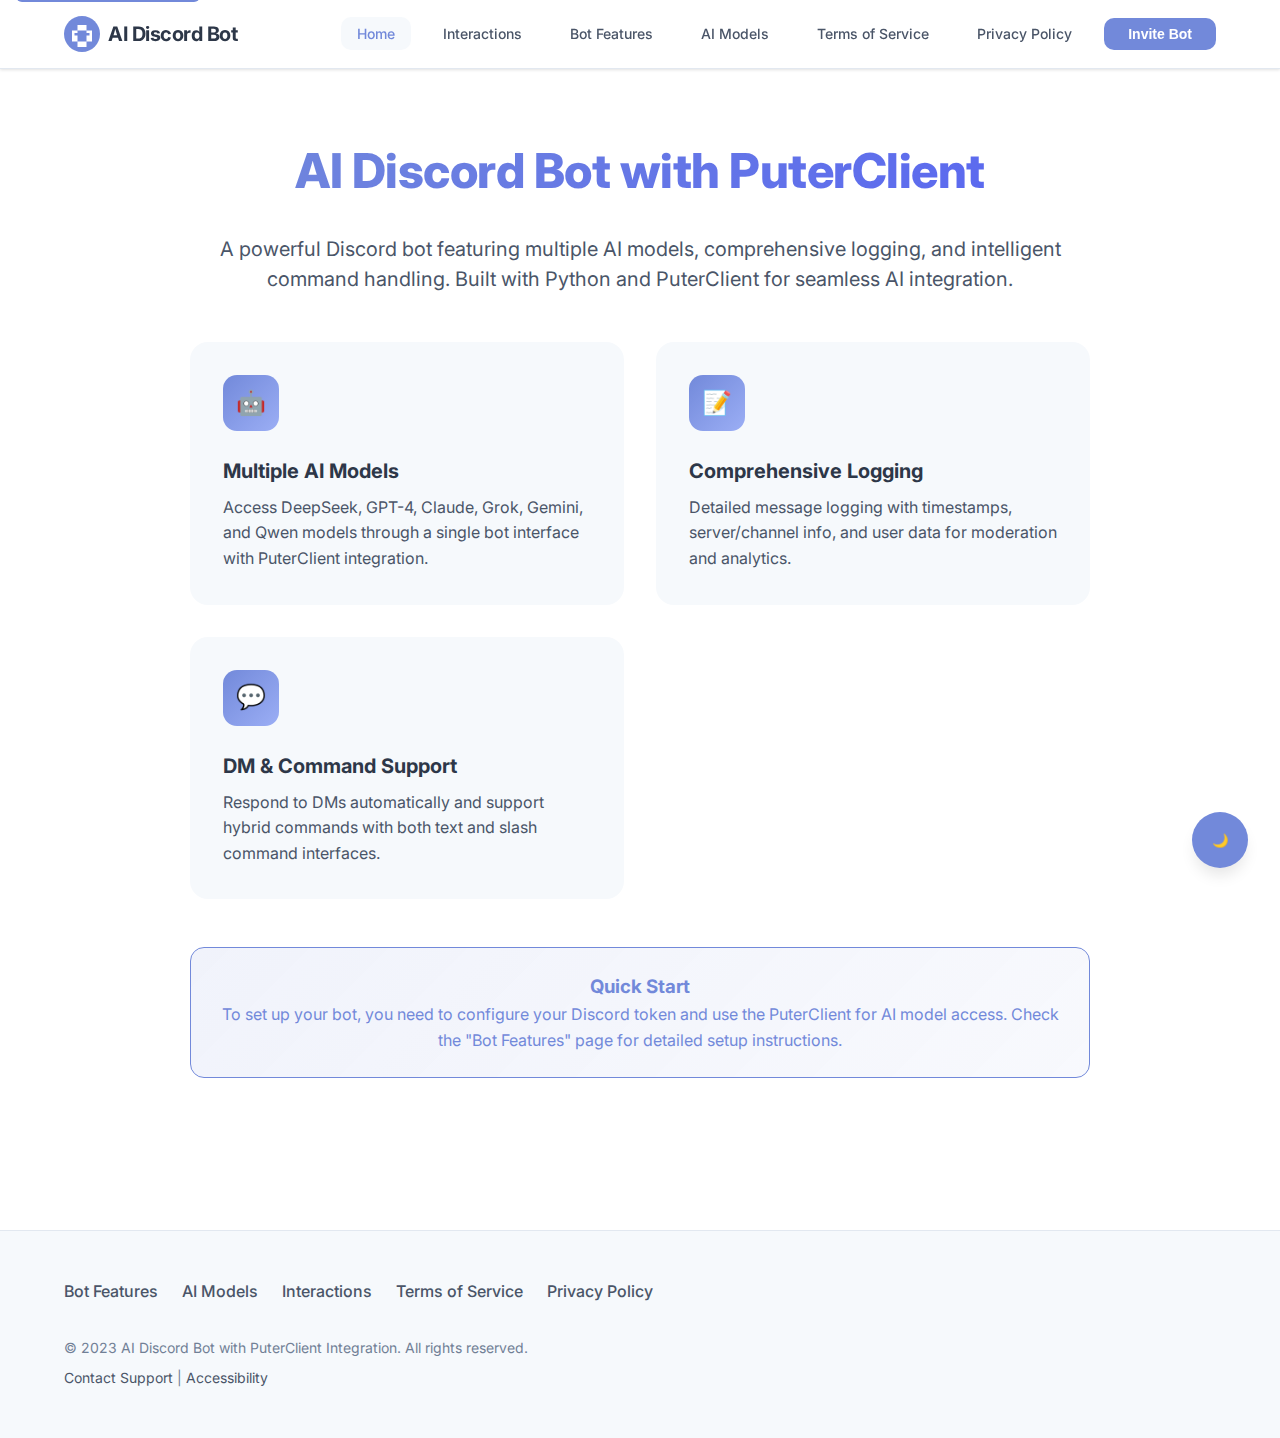
<file: index.html>
<!DOCTYPE html>
<html lang="en">
<head>
    <meta charset="UTF-8">
    <meta name="viewport" content="width=device-width, initial-scale=1.0">
    <meta name="description" content="Documentation for AI Discord Bot with PuterClient integration, logging, and multiple AI models">
    <meta name="theme-color" content="#7289da">
    <title>AI Discord Bot — Developer Console</title>
    <link rel="stylesheet" href="styles.css">
    <link rel="preconnect" href="https://fonts.googleapis.com">
    <link rel="preconnect" href="https://fonts.gstatic.com" crossorigin>
    <link href="https://fonts.googleapis.com/css2?family=Inter:wght@300;400;500;600;700&display=swap" rel="stylesheet">
</head>
<body>
    <!-- Skip to main content for accessibility -->
    <a href="#main-content" class="skip-link">Skip to main content</a>

    <!-- Header with navigation -->
    <header class="header">
        <div class="container">
            <div class="header-content">
                <div class="logo">
                    <svg width="36" height="36" viewBox="0 0 36 36" fill="none" xmlns="http://www.w3.org/2000/svg">
                        <path d="M18 36C27.9411 36 36 27.9411 36 18C36 8.05887 27.9411 0 18 0C8.05887 0 0 8.05887 0 18C0 27.9411 8.05887 36 18 36Z" fill="#7289DA"/>
                        <path d="M28 14.5H22.5V9H13.5V14.5H8V25.5H13.5V31H22.5V25.5H28V14.5ZM22.5 25.5H13.5V19.5H10.5V17H13.5V14.5H22.5V17H25.5V19.5H22.5V25.5Z" fill="white"/>
                    </svg>
                    <span>AI Discord Bot</span>
                </div>
                
                <nav class="nav" aria-label="Main navigation">
                    <button class="nav-toggle" aria-expanded="false" aria-controls="nav-menu">
                        <span class="hamburger"></span>
                        <span class="sr-only">Menu</span>
                    </button>
                    
                    <ul class="nav-menu" id="nav-menu">
                        <li><a href="#/" class="nav-link" data-route="/">Home</a></li>
                        <li><a href="#/interactions" class="nav-link" data-route="/interactions">Interactions</a></li>
                        <li><a href="#/features" class="nav-link" data-route="/features">Bot Features</a></li>
                        <li><a href="#/models" class="nav-link" data-route="/models">AI Models</a></li>
                        <li><a href="#/tos" class="nav-link" data-route="/tos">Terms of Service</a></li>
                        <li><a href="#/privacy" class="nav-link" data-route="/privacy">Privacy Policy</a></li>
                        <li><button class="btn btn-primary" id="connect-btn">Invite Bot</button></li>
                    </ul>
                </nav>
            </div>
        </div>
    </header>

    <!-- Main content area -->
    <main id="main-content">
        <div class="container">
            <!-- Router view - content changes based on route -->
            <div id="router-view"></div>
        </div>
    </main>

    <!-- Footer -->
    <footer class="footer">
        <div class="container">
            <div class="footer-content">
                <div class="footer-links">
                    <a href="#/features">Bot Features</a>
                    <a href="#/models">AI Models</a>
                    <a href="#/interactions">Interactions</a>
                    <a href="#/tos">Terms of Service</a>
                    <a href="#/privacy">Privacy Policy</a>
                </div>
                <div class="footer-meta">
                    <p class="copyright">&copy; 2023 AI Discord Bot with PuterClient Integration. All rights reserved.</p>
                    <p><a href="mailto:support@example.com">Contact Support</a> | <a href="#accessibility">Accessibility</a></p>
                </div>
            </div>
        </div>
    </footer>

    <!-- Invite Bot Modal -->
    <div class="modal" id="connect-modal" aria-hidden="true" role="dialog" aria-labelledby="modal-title">
        <div class="modal-content">
            <div class="modal-header">
                <h2 id="modal-title">Invite AI Bot to Your Server</h2>
                <button class="modal-close" aria-label="Close modal">&times;</button>
            </div>
            <div class="modal-body">
                <p>To invite the AI bot to your Discord server:</p>
                <ol>
                    <li>Visit the <a href="https://discord.com/developers/applications" target="_blank">Discord Developer Portal</a></li>
                    <li>Select your application</li>
                    <li>Navigate to "OAuth2" → "URL Generator"</li>
                    <li>Select these scopes: <code>bot</code>, <code>applications.commands</code></li>
                    <li>Select these permissions: <code>Send Messages</code>, <code>Read Messages</code>, <code>Manage Messages</code>, <code>Embed Links</code></li>
                    <li>Copy the generated URL and share it</li>
                </ol>
                <div class="warning-box">
                    <strong>Security Notice:</strong> Keep your bot token secure. Never commit it to public repositories. Store it in environment variables or secure configuration files.
                </div>
                <div class="info-box">
                    <strong>Environment Setup:</strong> Use <code>.env</code> file with <code>DISCORD_TOKEN=your_bot_token_here</code>
                </div>
            </div>
        </div>
    </div>

    <!-- Theme Toggle -->
    <button class="theme-toggle" id="theme-toggle" aria-label="Toggle dark mode">
        <span class="theme-icon">🌙</span>
    </button>

    <script src="app.js"></script>
</body>
</html>
</file>
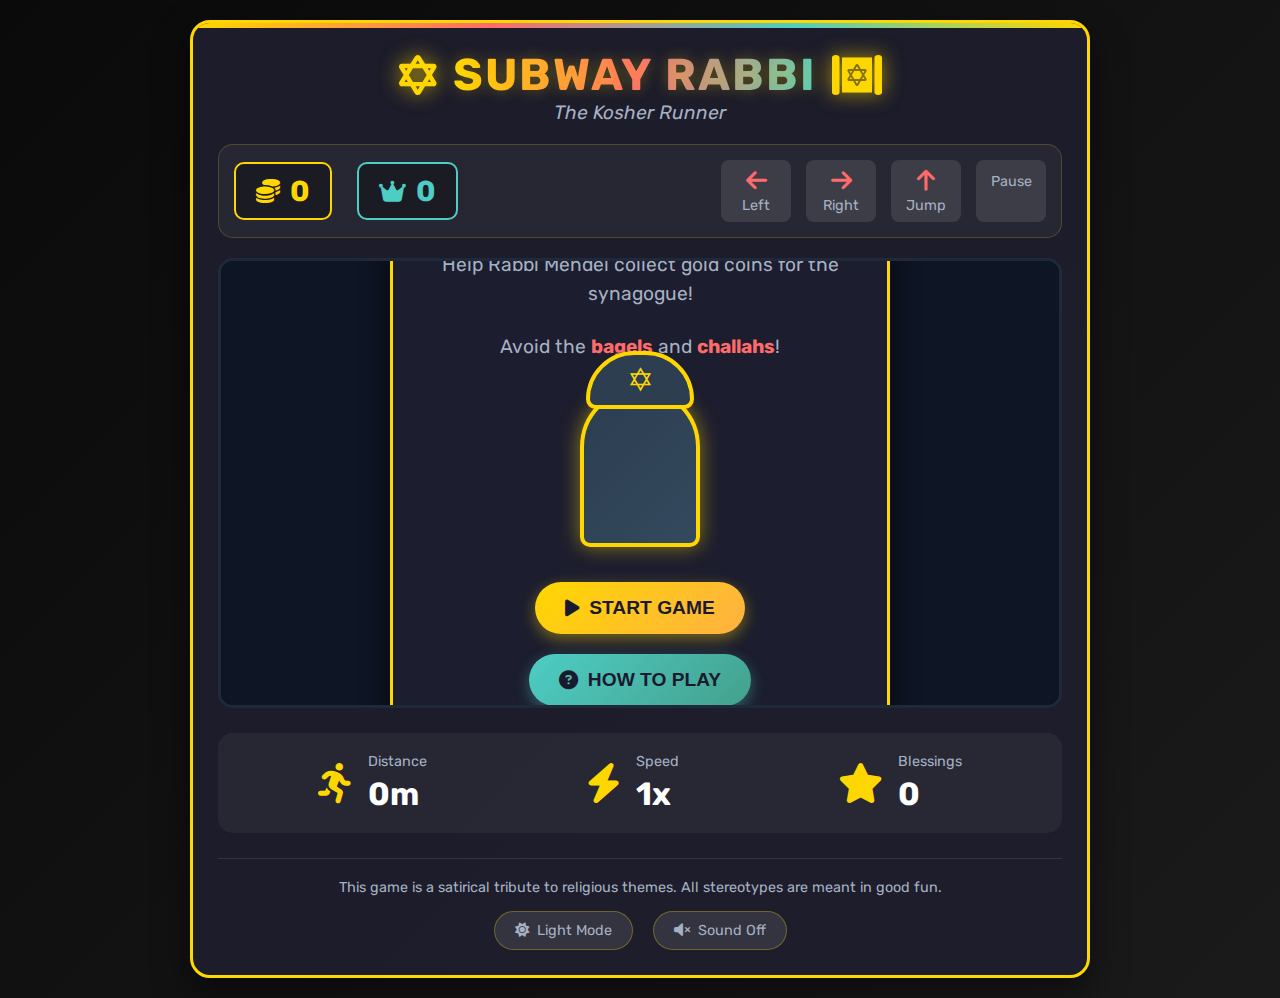
<file: rabbiGame/game.html>
<!DOCTYPE html>
<html lang="en">
<head>
    <meta charset="UTF-8">
    <meta name="viewport" content="width=device-width, initial-scale=1.0">
    <title>Subway Rabbi - The Kosher Runner</title>
    <link rel="stylesheet" href="styles.css">
    <link rel="preconnect" href="https://fonts.googleapis.com">
    <link rel="preconnect" href="https://fonts.gstatic.com" crossorigin>
    <link href="https://fonts.googleapis.com/css2?family=Rubik:wght@400;700;900&family=Comic+Neue:wght@700&display=swap" rel="stylesheet">
    <link rel="stylesheet" href="https://cdnjs.cloudflare.com/ajax/libs/font-awesome/6.4.0/css/all.min.css">
</head>
<body>
    <div class="game-container">
        <!-- Game Header -->
        <header class="game-header">
            <div class="logo">
                <i class="fas fa-star-of-david"></i>
                <h1>SUBWAY RABBI</h1>
                <i class="fas fa-torah"></i>
            </div>
            <div class="subtitle">The Kosher Runner</div>
        </header>

        <!-- Game UI -->
        <div class="game-ui">
            <div class="score-container">
                <div class="score-display">
                    <i class="fas fa-coins"></i>
                    <span id="score">0</span>
                </div>
                <div class="high-score">
                    <i class="fas fa-crown"></i>
                    <span id="high-score">0</span>
                </div>
            </div>
            
            <div class="controls-info">
                <div class="control-item">
                    <i class="fas fa-arrow-left"></i>
                    <span>Left</span>
                </div>
                <div class="control-item">
                    <i class="fas fa-arrow-right"></i>
                    <span>Right</span>
                </div>
                <div class="control-item">
                    <i class="fas fa-arrow-up"></i>
                    <span>Jump</span>
                </div>
                <div class="control-item">
                    <i class="fas fa-space-bar"></i>
                    <span>Pause</span>
                </div>
            </div>
        </div>

        <!-- Game Canvas -->
        <div class="game-area">
            <canvas id="game-canvas" width="800" height="400"></canvas>
            
            <!-- Start Screen -->
            <div id="start-screen" class="screen">
                <div class="screen-content">
                    <h2>Mazel Tov!</h2>
                    <p>Help Rabbi Mendel collect gold coins for the synagogue!</p>
                    <p>Avoid the <span class="obstacle-text">bagels</span> and <span class="obstacle-text">challahs</span>!</p>
                    <div class="character-display">
                        <div class="rabbi-sprite"></div>
                    </div>
                    <button id="start-btn" class="btn">
                        <i class="fas fa-play"></i> START GAME
                    </button>
                    <button id="instructions-btn" class="btn btn-secondary">
                        <i class="fas fa-question-circle"></i> HOW TO PLAY
                    </button>
                    <div class="game-tip">
                        <i class="fas fa-lightbulb"></i> Tip: Collect 100 coins for a special blessing!
                    </div>
                </div>
            </div>

            <!-- Pause Screen -->
            <div id="pause-screen" class="screen hidden">
                <div class="screen-content">
                    <h2>Shabbat Shalom!</h2>
                    <p>Game is paused</p>
                    <button id="resume-btn" class="btn">
                        <i class="fas fa-play"></i> RESUME
                    </button>
                    <button id="restart-btn" class="btn btn-secondary">
                        <i class="fas fa-redo"></i> RESTART
                    </button>
                </div>
            </div>

            <!-- Game Over Screen -->
            <div id="gameover-screen" class="screen hidden">
                <div class="screen-content">
                    <h2>Oy Vey!</h2>
                    <p>Rabbi Mendel has been delayed!</p>
                    <div class="final-score">
                        <div class="score-label">Your Score:</div>
                        <div class="score-value" id="final-score">0</div>
                    </div>
                    <div class="high-score-display" id="new-high-score" style="display: none;">
                        <i class="fas fa-trophy"></i> NEW HIGH SCORE!
                    </div>
                    <button id="play-again-btn" class="btn">
                        <i class="fas fa-redo"></i> PLAY AGAIN
                    </button>
                    <button id="menu-btn" class="btn btn-secondary">
                        <i class="fas fa-home"></i> MAIN MENU
                    </button>
                </div>
            </div>

            <!-- Instructions Screen -->
            <div id="instructions-screen" class="screen hidden">
                <div class="screen-content">
                    <h2>How To Play</h2>
                    <div class="instructions">
                        <div class="instruction-item">
                            <div class="instruction-icon">
                                <i class="fas fa-arrows-alt-h"></i>
                            </div>
                            <div class="instruction-text">
                                <h3>Move Left/Right</h3>
                                <p>Use <strong>Arrow Keys</strong> or <strong>A/D Keys</strong> to switch between the three lanes</p>
                            </div>
                        </div>
                        <div class="instruction-item">
                            <div class="instruction-icon">
                                <i class="fas fa-arrow-up"></i>
                            </div>
                            <div class="instruction-text">
                                <h3>Jump</h3>
                                <p>Press <strong>Spacebar</strong> or <strong>W/Up Arrow</strong> to jump over obstacles</p>
                            </div>
                        </div>
                        <div class="instruction-item">
                            <div class="instruction-icon">
                                <i class="fas fa-coins"></i>
                            </div>
                            <div class="instruction-text">
                                <h3>Collect Coins</h3>
                                <p>Gather gold coins to increase your score. Every 10 coins gives you a blessing!</p>
                            </div>
                        </div>
                        <div class="instruction-item">
                            <div class="instruction-icon">
                                <i class="fas fa-running"></i>
                            </div>
                            <div class="instruction-text">
                                <h3>Survive</h3>
                                <p>Avoid the bagels, challahs, and Torah scrolls. The game gets faster over time!</p>
                            </div>
                        </div>
                    </div>
                    <button id="back-btn" class="btn">
                        <i class="fas fa-arrow-left"></i> BACK TO MENU
                    </button>
                </div>
            </div>
        </div>

        <!-- Mobile Controls -->
        <div class="mobile-controls">
            <div class="controls-row">
                <button id="left-btn" class="control-btn">
                    <i class="fas fa-arrow-left"></i>
                </button>
                <button id="jump-btn" class="control-btn jump-btn">
                    <i class="fas fa-arrow-up"></i> JUMP
                </button>
                <button id="right-btn" class="control-btn">
                    <i class="fas fa-arrow-right"></i>
                </button>
            </div>
            <div class="controls-row">
                <button id="pause-mobile-btn" class="control-btn pause-btn">
                    <i class="fas fa-pause"></i> PAUSE
                </button>
            </div>
        </div>

        <!-- Game Stats -->
        <div class="game-stats">
            <div class="stat">
                <i class="fas fa-running"></i>
                <div>
                    <div class="stat-label">Distance</div>
                    <div class="stat-value" id="distance">0m</div>
                </div>
            </div>
            <div class="stat">
                <i class="fas fa-bolt"></i>
                <div>
                    <div class="stat-label">Speed</div>
                    <div class="stat-value" id="speed">1x</div>
                </div>
            </div>
            <div class="stat">
                <i class="fas fa-star"></i>
                <div>
                    <div class="stat-label">Blessings</div>
                    <div class="stat-value" id="blessings">0</div>
                </div>
            </div>
        </div>

        <!-- Game Footer -->
        <footer class="game-footer">
            <p>This game is a satirical tribute to religious themes. All stereotypes are meant in good fun.</p>
            <div class="footer-links">
                <button id="theme-toggle">
                    <i class="fas fa-moon"></i> <span>Dark Mode</span>
                </button>
                <button id="sound-toggle">
                    <i class="fas fa-volume-up"></i> <span>Sound On</span>
                </button>
            </div>
        </footer>
    </div>

    <!-- Audio elements -->
    <audio id="coin-sound" preload="auto">
        <source src="https://assets.mixkit.co/sfx/preview/mixkit-coin-win-notification-1998.mp3" type="audio/mpeg">
    </audio>
    <audio id="jump-sound" preload="auto">
        <source src="https://assets.mixkit.co/sfx/preview/mixkit-player-jumping-in-a-video-game-2043.mp3" type="audio/mpeg">
    </audio>
    <audio id="collision-sound" preload="auto">
        <source src="https://assets.mixkit.co/sfx/preview/mixkit-video-game-retro-click-237.mp3" type="audio/mpeg">
    </audio>
    <audio id="blessing-sound" preload="auto">
        <source src="https://assets.mixkit.co/sfx/preview/mixkit-winning-chimes-2015.mp3" type="audio/mpeg">
    </audio>
    <audio id="background-music" loop preload="auto">
        <source src="https://assets.mixkit.co/music/preview/mixkit-hava-nagila-150.mp3" type="audio/mpeg">
    </audio>

    <script src="game.js"></script>
</body>
</html>
</file>
<file: styles.css>
/* GENERATED BY PROMPT — Placeholder tokens used — DO NOT PASTE REAL SECRETS */

:root {
  /* Colors - Discord theme */
  --primary: #7289da;
  --primary-dark: #5a6fc0;
  --primary-light: #9baef5;
  --secondary: #43b581;
  --warning: #faa61a;
  --error: #f04747;
  --blurple: #5865f2;
  
  /* Neutral Colors - Light Theme */
  --bg-primary: #ffffff;
  --bg-secondary: #f6f9fc;
  --bg-tertiary: #edf2f7;
  --text-primary: #2d3748;
  --text-secondary: #4a5568;
  --text-tertiary: #718096;
  --border: #e2e8f0;
  
  /* Dark Theme */
  --dark-bg-primary: #36393f;
  --dark-bg-secondary: #2f3136;
  --dark-bg-tertiary: #202225;
  --dark-text-primary: #ffffff;
  --dark-text-secondary: #b9bbbe;
  --dark-text-tertiary: #8e9297;
  --dark-border: #40444b;
  
  /* Typography */
  --font-family: 'Inter', -apple-system, BlinkMacSystemFont, 'Segoe UI', Roboto, sans-serif;
  --text-xs: 0.75rem;
  --text-sm: 0.875rem;
  --text-base: 1rem;
  --text-lg: 1.125rem;
  --text-xl: 1.25rem;
  --text-2xl: 1.5rem;
  --text-3xl: 1.875rem;
  --text-4xl: 2.25rem;
  --text-5xl: 3rem;
  
  /* Spacing */
  --space-xs: 0.25rem;
  --space-sm: 0.5rem;
  --space-md: 1rem;
  --space-lg: 1.5rem;
  --space-xl: 2rem;
  --space-2xl: 3rem;
  --space-3xl: 4rem;
  
  /* Border Radius */
  --radius-sm: 6px;
  --radius-md: 10px;
  --radius-lg: 14px;
  --radius-xl: 18px;
  --radius-2xl: 24px;
  --radius-full: 9999px;
  
  /* Shadows */
  --shadow-sm: 0 1px 3px rgba(0,0,0,0.12);
  --shadow-md: 0 4px 6px -1px rgba(0,0,0,0.1);
  --shadow-lg: 0 10px 15px -3px rgba(0,0,0,0.1);
  --shadow-xl: 0 20px 25px -5px rgba(0,0,0,0.1);
  
  /* Transitions */
  --transition: all 0.2s cubic-bezier(0.4, 0, 0.2, 1);
}

[data-theme="dark"] {
  --bg-primary: var(--dark-bg-primary);
  --bg-secondary: var(--dark-bg-secondary);
  --bg-tertiary: var(--dark-bg-tertiary);
  --text-primary: var(--dark-text-primary);
  --text-secondary: var(--dark-text-secondary);
  --text-tertiary: var(--dark-text-tertiary);
  --border: var(--dark-border);
}

* {
  margin: 0;
  padding: 0;
  box-sizing: border-box;
}

html {
  scroll-behavior: smooth;
}

body {
  font-family: var(--font-family);
  font-size: var(--text-base);
  line-height: 1.6;
  color: var(--text-primary);
  background-color: var(--bg-primary);
  transition: background-color 0.3s ease, color 0.3s ease;
}

/* Container */
.container {
  max-width: 1200px;
  margin: 0 auto;
  padding: 0 var(--space-lg);
}

/* Accessibility */
.skip-link {
  position: absolute;
  top: -40px;
  left: var(--space-md);
  background: var(--primary);
  color: white;
  padding: var(--space-sm) var(--space-md);
  text-decoration: none;
  border-radius: var(--radius-sm);
  z-index: 1000;
  transition: top 0.2s ease;
}

.skip-link:focus {
  top: var(--space-md);
}

.sr-only {
  position: absolute;
  width: 1px;
  height: 1px;
  padding: 0;
  margin: -1px;
  overflow: hidden;
  clip: rect(0, 0, 0, 0);
  white-space: nowrap;
  border: 0;
}

/* Header */
.header {
  position: sticky;
  top: 0;
  background-color: var(--bg-primary);
  border-bottom: 1px solid var(--border);
  z-index: 100;
  backdrop-filter: blur(10px);
  box-shadow: var(--shadow-sm);
}

.header-content {
  display: flex;
  justify-content: space-between;
  align-items: center;
  padding: var(--space-md) 0;
}

.logo {
  display: flex;
  align-items: center;
  gap: var(--space-sm);
  font-weight: 700;
  font-size: var(--text-xl);
  color: var(--text-primary);
  text-decoration: none;
  letter-spacing: -0.5px;
}

/* Navigation */
.nav-menu {
  display: flex;
  list-style: none;
  gap: var(--space-md);
  align-items: center;
}

.nav-link {
  text-decoration: none;
  color: var(--text-secondary);
  font-weight: 500;
  padding: var(--space-sm) var(--space-md);
  border-radius: var(--radius-md);
  transition: var(--transition);
  font-size: var(--text-sm);
}

.nav-link:hover,
.nav-link:focus,
.nav-link.active {
  color: var(--primary);
  background-color: var(--bg-secondary);
}

.nav-toggle {
  display: none;
  background: none;
  border: none;
  cursor: pointer;
  padding: var(--space-sm);
}

.hamburger {
  display: block;
  width: 24px;
  height: 2px;
  background-color: var(--text-primary);
  position: relative;
  transition: var(--transition);
}

.hamburger::before,
.hamburger::after {
  content: '';
  position: absolute;
  width: 24px;
  height: 2px;
  background-color: var(--text-primary);
  transition: var(--transition);
}

.hamburger::before {
  top: -6px;
}

.hamburger::after {
  bottom: -6px;
}

.nav-toggle[aria-expanded="true"] .hamburger {
  background-color: transparent;
}

.nav-toggle[aria-expanded="true"] .hamburger::before {
  transform: rotate(45deg);
  top: 0;
}

.nav-toggle[aria-expanded="true"] .hamburger::after {
  transform: rotate(-45deg);
  bottom: 0;
}

/* Buttons */
.btn {
  display: inline-flex;
  align-items: center;
  justify-content: center;
  padding: var(--space-sm) var(--space-lg);
  border: none;
  border-radius: var(--radius-md);
  font-weight: 600;
  text-decoration: none;
  cursor: pointer;
  transition: var(--transition);
  font-size: var(--text-sm);
  gap: var(--space-sm);
}

.btn-primary {
  background-color: var(--primary);
  color: white;
}

.btn-primary:hover,
.btn-primary:focus {
  background-color: var(--primary-dark);
  transform: translateY(-1px);
  box-shadow: var(--shadow-md);
}

.btn-secondary {
  background-color: var(--bg-secondary);
  color: var(--text-primary);
  border: 1px solid var(--border);
}

.btn-secondary:hover,
.btn-secondary:focus {
  background-color: var(--bg-tertiary);
}

/* Hero Section */
.hero {
  padding: var(--space-3xl) 0;
  text-align: center;
  max-width: 900px;
  margin: 0 auto;
}

.hero-title {
  font-size: var(--text-5xl);
  font-weight: 800;
  margin-bottom: var(--space-lg);
  background: linear-gradient(135deg, var(--primary) 0%, var(--blurple) 100%);
  -webkit-background-clip: text;
  -webkit-text-fill-color: transparent;
  background-clip: text;
  letter-spacing: -0.5px;
}

.hero-subtitle {
  font-size: var(--text-xl);
  color: var(--text-secondary);
  margin-bottom: var(--space-2xl);
  font-weight: 400;
  line-height: 1.5;
}

/* Features Grid */
.features {
  display: grid;
  grid-template-columns: repeat(auto-fit, minmax(300px, 1fr));
  gap: var(--space-xl);
  margin: var(--space-2xl) 0;
}

.feature-card {
  background: var(--bg-secondary);
  border-radius: var(--radius-xl);
  padding: var(--space-xl);
  transition: var(--transition);
  border: 1px solid transparent;
  text-align: left;
}

.feature-card:hover {
  transform: translateY(-4px);
  box-shadow: var(--shadow-xl);
  border-color: var(--primary);
}

.feature-icon {
  width: 56px;
  height: 56px;
  background: linear-gradient(135deg, var(--primary), var(--primary-light));
  border-radius: var(--radius-lg);
  display: flex;
  align-items: center;
  justify-content: center;
  margin-bottom: var(--space-lg);
  color: white;
  font-size: var(--text-2xl);
}

.feature-title {
  font-size: var(--text-xl);
  font-weight: 700;
  margin-bottom: var(--space-sm);
  color: var(--text-primary);
}

.feature-description {
  color: var(--text-secondary);
  font-size: var(--text-base);
  line-height: 1.6;
}

/* Code Blocks */
.code-block {
  background: var(--bg-tertiary);
  border-radius: var(--radius-lg);
  padding: var(--space-lg);
  margin: var(--space-lg) 0;
  position: relative;
  overflow-x: auto;
  border: 1px solid var(--border);
}

.code-block pre {
  margin: 0;
  font-family: 'Monaco', 'Menlo', 'Ubuntu Mono', 'Consolas', monospace;
  font-size: var(--text-sm);
  line-height: 1.5;
  color: var(--text-primary);
  white-space: pre-wrap;
  word-wrap: break-word;
}

.copy-btn {
  position: absolute;
  top: var(--space-md);
  right: var(--space-md);
  background: var(--bg-secondary);
  border: 1px solid var(--border);
  border-radius: var(--radius-sm);
  padding: var(--space-xs) var(--space-sm);
  font-size: var(--text-xs);
  cursor: pointer;
  transition: var(--transition);
  color: var(--text-secondary);
}

.copy-btn:hover {
  background: var(--bg-primary);
  color: var(--text-primary);
}

/* Warning Box */
.warning-box {
  background: linear-gradient(135deg, rgba(240, 71, 71, 0.1) 0%, rgba(240, 71, 71, 0.05) 100%);
  border: 1px solid var(--error);
  border-radius: var(--radius-lg);
  padding: var(--space-lg);
  margin: var(--space-lg) 0;
  color: var(--error);
}

.warning-box strong {
  color: var(--error);
}

/* Info Box */
.info-box {
  background: linear-gradient(135deg, rgba(114, 137, 218, 0.1) 0%, rgba(114, 137, 218, 0.05) 100%);
  border: 1px solid var(--primary);
  border-radius: var(--radius-lg);
  padding: var(--space-lg);
  margin: var(--space-lg) 0;
  color: var(--primary);
}

/* Model Grid */
.models-grid {
  display: grid;
  grid-template-columns: repeat(auto-fill, minmax(280px, 1fr));
  gap: var(--space-md);
  margin: var(--space-xl) 0;
}

.model-card {
  background: var(--bg-secondary);
  border-radius: var(--radius-lg);
  padding: var(--space-lg);
  border: 1px solid var(--border);
  transition: var(--transition);
}

.model-card:hover {
  transform: translateY(-2px);
  border-color: var(--primary);
}

.model-provider {
  display: flex;
  align-items: center;
  gap: var(--space-sm);
  margin-bottom: var(--space-md);
  color: var(--primary);
  font-weight: 600;
}

.model-name {
  font-size: var(--text-base);
  font-weight: 500;
  color: var(--text-primary);
  margin-bottom: var(--space-xs);
}

.model-id {
  font-size: var(--text-sm);
  color: var(--text-tertiary);
  font-family: monospace;
  background: var(--bg-tertiary);
  padding: var(--space-xs) var(--space-sm);
  border-radius: var(--radius-sm);
  display: inline-block;
}

/* Command List */
.command-list {
  display: flex;
  flex-direction: column;
  gap: var(--space-md);
  margin: var(--space-xl) 0;
}

.command-item {
  background: var(--bg-secondary);
  border-radius: var(--radius-lg);
  padding: var(--space-lg);
  border-left: 4px solid var(--primary);
}

.command-name {
  font-weight: 700;
  color: var(--primary);
  margin-bottom: var(--space-xs);
}

.command-description {
  color: var(--text-secondary);
  margin-bottom: var(--space-sm);
}

.command-usage {
  background: var(--bg-tertiary);
  padding: var(--space-sm);
  border-radius: var(--radius-md);
  font-family: monospace;
  font-size: var(--text-sm);
  color: var(--text-primary);
}

/* Modal */
.modal {
  position: fixed;
  top: 0;
  left: 0;
  width: 100%;
  height: 100%;
  background: rgba(0, 0, 0, 0.5);
  display: none;
  align-items: center;
  justify-content: center;
  z-index: 1000;
  backdrop-filter: blur(4px);
}

.modal[aria-hidden="false"] {
  display: flex;
}

.modal-content {
  background: var(--bg-primary);
  border-radius: var(--radius-2xl);
  padding: var(--space-xl);
  max-width: 500px;
  width: 90%;
  max-height: 90vh;
  overflow-y: auto;
  box-shadow: var(--shadow-xl);
  border: 1px solid var(--border);
}

.modal-header {
  display: flex;
  justify-content: space-between;
  align-items: center;
  margin-bottom: var(--space-lg);
}

.modal-title {
  font-size: var(--text-2xl);
  font-weight: 700;
  color: var(--text-primary);
}

.modal-close {
  background: none;
  border: none;
  font-size: var(--text-2xl);
  cursor: pointer;
  color: var(--text-secondary);
  padding: var(--space-xs);
  width: 32px;
  height: 32px;
  border-radius: var(--radius-sm);
  display: flex;
  align-items: center;
  justify-content: center;
}

.modal-close:hover {
  background: var(--bg-secondary);
  color: var(--text-primary);
}

.modal-body {
  color: var(--text-secondary);
  line-height: 1.6;
}

.modal-body ol {
  margin-left: var(--space-lg);
  margin-bottom: var(--space-lg);
}

.modal-body li {
  margin-bottom: var(--space-sm);
}

/* Footer */
.footer {
  background: var(--bg-secondary);
  padding: var(--space-2xl) 0;
  margin-top: var(--space-3xl);
  border-top: 1px solid var(--border);
}

.footer-content {
  display: flex;
  flex-direction: column;
  gap: var(--space-xl);
}

.footer-links {
  display: flex;
  gap: var(--space-lg);
  flex-wrap: wrap;
}

.footer-links a {
  color: var(--text-secondary);
  text-decoration: none;
  transition: var(--transition);
  font-weight: 500;
}

.footer-links a:hover {
  color: var(--primary);
}

.footer-meta {
  color: var(--text-tertiary);
  font-size: var(--text-sm);
  display: flex;
  flex-direction: column;
  gap: var(--space-sm);
}

.footer-meta a {
  color: var(--text-secondary);
  text-decoration: none;
}

.footer-meta a:hover {
  color: var(--primary);
}

/* Theme Toggle */
.theme-toggle {
  position: fixed;
  bottom: var(--space-xl);
  right: var(--space-xl);
  background: var(--primary);
  color: white;
  border: none;
  border-radius: var(--radius-full);
  width: 56px;
  height: 56px;
  cursor: pointer;
  display: flex;
  align-items: center;
  justify-content: center;
  box-shadow: var(--shadow-lg);
  transition: var(--transition);
  z-index: 100;
}

.theme-toggle:hover {
  transform: scale(1.1);
  box-shadow: var(--shadow-xl);
}

/* Page Content */
.page-content {
  padding: var(--space-xl) 0;
}

.page-content h1 {
  font-size: var(--text-4xl);
  font-weight: 800;
  margin-bottom: var(--space-lg);
  color: var(--text-primary);
}

.page-content h2 {
  font-size: var(--text-2xl);
  font-weight: 700;
  margin-top: var(--space-2xl);
  margin-bottom: var(--space-lg);
  color: var(--text-primary);
}

.page-content h3 {
  font-size: var(--text-xl);
  font-weight: 600;
  margin-top: var(--space-xl);
  margin-bottom: var(--space-md);
  color: var(--text-primary);
}

.page-content p {
  margin-bottom: var(--space-lg);
  color: var(--text-secondary);
  line-height: 1.6;
}

.page-content ul,
.page-content ol {
  margin-left: var(--space-xl);
  margin-bottom: var(--space-lg);
  color: var(--text-secondary);
}

.page-content li {
  margin-bottom: var(--space-sm);
  line-height: 1.6;
}

/* Responsive Design */
@media (max-width: 768px) {
  .nav-toggle {
    display: block;
  }
  
  .nav-menu {
    position: fixed;
    top: 100%;
    left: 0;
    width: 100%;
    background: var(--bg-primary);
    flex-direction: column;
    padding: var(--space-xl);
    border-top: 1px solid var(--border);
    transform: translateY(-100%);
    opacity: 0;
    visibility: hidden;
    transition: var(--transition);
    box-shadow: var(--shadow-lg);
  }
  
  .nav-menu[aria-expanded="true"] {
    transform: translateY(0);
    opacity: 1;
    visibility: visible;
  }
  
  .hero-title {
    font-size: var(--text-3xl);
  }
  
  .hero-subtitle {
    font-size: var(--text-lg);
  }
  
  .models-grid {
    grid-template-columns: 1fr;
  }
  
  .footer-links {
    flex-direction: column;
    gap: var(--space-md);
  }
  
  .theme-toggle {
    bottom: var(--space-md);
    right: var(--space-md);
    width: 48px;
    height: 48px;
  }
  
  .container {
    padding: 0 var(--space-md);
  }
}

/* Print Styles */
@media print {
  .header,
  .footer,
  .theme-toggle,
  .btn {
    display: none !important;
  }
  
  body {
    background: white !important;
    color: black !important;
  }
  
  .page-content {
    padding: 0 !important;
  }
  
  a {
    color: black !important;
    text-decoration: underline;
  }
  
  .code-block {
    break-inside: avoid;
    background: #f5f5f5 !important;
    border: 1px solid #ddd !important;
  }
}

/* Reduced Motion */
@media (prefers-reduced-motion: reduce) {
  *,
  *::before,
  *::after {
    animation-duration: 0.01ms !important;
    animation-iteration-count: 1 !important;
    transition-duration: 0.01ms !important;
    scroll-behavior: auto !important;
  }
}
</file>
<file: rabbiGame/styles.css>
/* SUBWAY RABBI - The Kosher Runner */
* {
    margin: 0;
    padding: 0;
    box-sizing: border-box;
}

body {
    font-family: 'Rubik', sans-serif;
    background: linear-gradient(135deg, #1a1a2e 0%, #16213e 100%);
    color: #fff;
    min-height: 100vh;
    display: flex;
    justify-content: center;
    align-items: center;
    padding: 20px;
    overflow-x: hidden;
}

.game-container {
    max-width: 900px;
    width: 100%;
    background: rgba(30, 30, 46, 0.9);
    border-radius: 20px;
    padding: 25px;
    box-shadow: 0 15px 35px rgba(0, 0, 0, 0.5);
    border: 3px solid #ffd700;
    position: relative;
    overflow: hidden;
}

.game-container::before {
    content: "";
    position: absolute;
    top: 0;
    left: 0;
    right: 0;
    height: 5px;
    background: linear-gradient(90deg, #ffd700, #ff6b6b, #4ecdc4, #ffd700);
    z-index: 10;
}

/* Game Header */
.game-header {
    text-align: center;
    margin-bottom: 20px;
    position: relative;
}

.logo {
    display: flex;
    justify-content: center;
    align-items: center;
    gap: 15px;
    margin-bottom: 5px;
}

.logo i {
    font-size: 2.5rem;
    color: #ffd700;
    filter: drop-shadow(0 0 10px rgba(255, 215, 0, 0.7));
}

.logo h1 {
    font-size: 2.8rem;
    background: linear-gradient(90deg, #ffd700, #ff6b6b, #4ecdc4);
    -webkit-background-clip: text;
    -webkit-text-fill-color: transparent;
    background-clip: text;
    text-shadow: 0 0 15px rgba(255, 215, 0, 0.3);
    letter-spacing: 2px;
}

.subtitle {
    font-size: 1.2rem;
    color: #a5b1c2;
    font-style: italic;
    margin-top: -5px;
}

/* Game UI */
.game-ui {
    display: flex;
    justify-content: space-between;
    align-items: center;
    margin-bottom: 20px;
    padding: 15px;
    background: rgba(255, 255, 255, 0.05);
    border-radius: 15px;
    border: 1px solid rgba(255, 215, 0, 0.2);
}

.score-container {
    display: flex;
    gap: 25px;
}

.score-display, .high-score {
    display: flex;
    align-items: center;
    gap: 10px;
    font-size: 1.8rem;
    font-weight: 700;
    padding: 10px 20px;
    border-radius: 10px;
    background: rgba(0, 0, 0, 0.3);
}

.score-display {
    color: #ffd700;
    border: 2px solid #ffd700;
}

.high-score {
    color: #4ecdc4;
    border: 2px solid #4ecdc4;
}

.score-display i, .high-score i {
    font-size: 1.5rem;
}

.controls-info {
    display: flex;
    gap: 15px;
}

.control-item {
    display: flex;
    flex-direction: column;
    align-items: center;
    gap: 5px;
    padding: 8px 12px;
    background: rgba(255, 255, 255, 0.1);
    border-radius: 8px;
    min-width: 70px;
}

.control-item i {
    font-size: 1.5rem;
    color: #ff6b6b;
}

.control-item span {
    font-size: 0.9rem;
    color: #a5b1c2;
}

/* Game Area */
.game-area {
    position: relative;
    margin-bottom: 20px;
    border-radius: 15px;
    overflow: hidden;
    background: #0f1525;
    border: 3px solid #1e2a3a;
    height: 450px;
}

#game-canvas {
    display: block;
    width: 100%;
    height: 100%;
    background: #0f1525;
}

/* Screens (Start, Pause, Game Over) */
.screen {
    position: absolute;
    top: 0;
    left: 0;
    width: 100%;
    height: 100%;
    background: rgba(15, 21, 37, 0.95);
    display: flex;
    justify-content: center;
    align-items: center;
    z-index: 100;
}

.screen.hidden {
    display: none;
}

.screen-content {
    background: rgba(30, 30, 46, 0.95);
    padding: 40px;
    border-radius: 20px;
    text-align: center;
    max-width: 500px;
    width: 90%;
    border: 3px solid #ffd700;
    box-shadow: 0 10px 30px rgba(0, 0, 0, 0.7);
}

.screen-content h2 {
    font-size: 3rem;
    margin-bottom: 20px;
    color: #ffd700;
    text-shadow: 0 0 10px rgba(255, 215, 0, 0.5);
}

.screen-content p {
    font-size: 1.2rem;
    margin-bottom: 25px;
    color: #a5b1c2;
    line-height: 1.5;
}

.obstacle-text {
    color: #ff6b6b;
    font-weight: bold;
}

/* Buttons */
.btn {
    background: linear-gradient(135deg, #ffd700 0%, #ffb142 100%);
    color: #1a1a2e;
    border: none;
    padding: 15px 30px;
    font-size: 1.2rem;
    font-weight: 700;
    border-radius: 50px;
    cursor: pointer;
    transition: all 0.3s ease;
    display: inline-flex;
    align-items: center;
    justify-content: center;
    gap: 10px;
    margin: 10px;
    min-width: 200px;
    box-shadow: 0 5px 15px rgba(255, 215, 0, 0.4);
}

.btn:hover {
    transform: translateY(-3px);
    box-shadow: 0 8px 20px rgba(255, 215, 0, 0.6);
}

.btn:active {
    transform: translateY(1px);
}

.btn-secondary {
    background: linear-gradient(135deg, #4ecdc4 0%, #44a08d 100%);
    box-shadow: 0 5px 15px rgba(78, 205, 196, 0.4);
}

.btn-secondary:hover {
    box-shadow: 0 8px 20px rgba(78, 205, 196, 0.6);
}

/* Character Display */
.character-display {
    margin: 25px 0;
    display: flex;
    justify-content: center;
}

.rabbi-sprite {
    width: 120px;
    height: 160px;
    background: linear-gradient(135deg, #2c3e50, #34495e);
    border-radius: 60px 60px 10px 10px;
    position: relative;
    border: 4px solid #ffd700;
    box-shadow: 0 0 20px rgba(255, 215, 0, 0.5);
}

.rabbi-sprite::before {
    content: "";
    position: absolute;
    top: -40px;
    left: 50%;
    transform: translateX(-50%);
    width: 100px;
    height: 50px;
    background: #2c3e50;
    border-radius: 50px 50px 10px 10px;
    border: 4px solid #ffd700;
}

.rabbi-sprite::after {
    content: "✡";
    position: absolute;
    top: -30px;
    left: 50%;
    transform: translateX(-50%);
    font-size: 2rem;
    color: #ffd700;
}

/* Game Tip */
.game-tip {
    margin-top: 25px;
    padding: 15px;
    background: rgba(78, 205, 196, 0.2);
    border-radius: 10px;
    color: #4ecdc4;
    font-size: 1rem;
    border: 1px solid rgba(78, 205, 196, 0.4);
}

.game-tip i {
    margin-right: 10px;
}

/* Final Score Display */
.final-score {
    margin: 25px 0;
    padding: 20px;
    background: rgba(255, 215, 0, 0.1);
    border-radius: 15px;
    border: 2px solid #ffd700;
}

.score-label {
    font-size: 1.2rem;
    color: #a5b1c2;
    margin-bottom: 10px;
}

.score-value {
    font-size: 4rem;
    font-weight: 900;
    color: #ffd700;
}

.high-score-display {
    background: linear-gradient(135deg, #ffd700, #ff6b6b);
    color: #1a1a2e;
    padding: 15px;
    border-radius: 10px;
    font-weight: 700;
    font-size: 1.5rem;
    margin: 20px 0;
    animation: pulse 1.5s infinite;
}

@keyframes pulse {
    0% { transform: scale(1); }
    50% { transform: scale(1.05); }
    100% { transform: scale(1); }
}

/* Instructions */
.instructions {
    margin: 25px 0;
    text-align: left;
}

.instruction-item {
    display: flex;
    align-items: center;
    gap: 20px;
    margin-bottom: 20px;
    padding: 15px;
    background: rgba(255, 255, 255, 0.05);
    border-radius: 10px;
}

.instruction-icon {
    width: 60px;
    height: 60px;
    background: rgba(255, 215, 0, 0.2);
    border-radius: 50%;
    display: flex;
    align-items: center;
    justify-content: center;
    font-size: 1.8rem;
    color: #ffd700;
    flex-shrink: 0;
}

.instruction-text h3 {
    color: #ffd700;
    margin-bottom: 5px;
    font-size: 1.3rem;
}

.instruction-text p {
    margin: 0;
    color: #a5b1c2;
    font-size: 1rem;
}

/* Mobile Controls */
.mobile-controls {
    display: none;
    margin-top: 20px;
    padding: 20px;
    background: rgba(255, 255, 255, 0.05);
    border-radius: 15px;
}

.controls-row {
    display: flex;
    justify-content: center;
    gap: 30px;
    margin-bottom: 15px;
}

.control-btn {
    width: 80px;
    height: 80px;
    border-radius: 50%;
    background: linear-gradient(135deg, #4ecdc4, #44a08d);
    border: none;
    color: white;
    font-size: 2rem;
    display: flex;
    align-items: center;
    justify-content: center;
    cursor: pointer;
    box-shadow: 0 5px 15px rgba(0, 0, 0, 0.3);
    transition: all 0.2s ease;
}

.control-btn:active {
    transform: scale(0.95);
    box-shadow: 0 2px 5px rgba(0, 0, 0, 0.2);
}

.jump-btn {
    width: 120px;
    height: 80px;
    border-radius: 40px;
    background: linear-gradient(135deg, #ffd700, #ffb142);
    font-size: 1.2rem;
    gap: 8px;
}

.pause-btn {
    background: linear-gradient(135deg, #ff6b6b, #ee5a52);
    width: 150px;
    height: 60px;
    border-radius: 30px;
    font-size: 1.2rem;
    gap: 8px;
}

/* Game Stats */
.game-stats {
    display: flex;
    justify-content: space-around;
    margin: 25px 0;
    padding: 20px;
    background: rgba(255, 255, 255, 0.05);
    border-radius: 15px;
}

.stat {
    display: flex;
    align-items: center;
    gap: 15px;
}

.stat i {
    font-size: 2.5rem;
    color: #ffd700;
}

.stat-label {
    font-size: 0.9rem;
    color: #a5b1c2;
    margin-bottom: 5px;
}

.stat-value {
    font-size: 2rem;
    font-weight: 700;
    color: white;
}

/* Game Footer */
.game-footer {
    text-align: center;
    margin-top: 25px;
    padding-top: 20px;
    border-top: 1px solid rgba(255, 255, 255, 0.1);
    color: #a5b1c2;
    font-size: 0.9rem;
}

.footer-links {
    display: flex;
    justify-content: center;
    gap: 20px;
    margin-top: 15px;
}

.footer-links button {
    background: rgba(255, 255, 255, 0.1);
    border: 1px solid rgba(255, 215, 0, 0.3);
    color: #a5b1c2;
    padding: 10px 20px;
    border-radius: 50px;
    cursor: pointer;
    transition: all 0.3s ease;
    display: flex;
    align-items: center;
    gap: 8px;
    font-family: 'Rubik', sans-serif;
    font-size: 0.9rem;
}

.footer-links button:hover {
    background: rgba(255, 215, 0, 0.1);
    color: #ffd700;
}

.footer-links button span {
    font-family: 'Rubik', sans-serif;
}

/* Responsive Design */
@media (max-width: 768px) {
    .game-container {
        padding: 15px;
    }
    
    .logo h1 {
        font-size: 2rem;
    }
    
    .logo i {
        font-size: 1.8rem;
    }
    
    .game-ui {
        flex-direction: column;
        gap: 20px;
    }
    
    .controls-info {
        width: 100%;
        justify-content: space-between;
    }
    
    .control-item {
        min-width: 60px;
        padding: 6px 8px;
    }
    
    .screen-content {
        padding: 25px;
    }
    
    .screen-content h2 {
        font-size: 2.2rem;
    }
    
    .mobile-controls {
        display: block;
    }
    
    .game-stats {
        padding: 15px;
    }
    
    .stat i {
        font-size: 1.8rem;
    }
    
    .stat-value {
        font-size: 1.5rem;
    }
}

@media (max-width: 480px) {
    .logo h1 {
        font-size: 1.5rem;
    }
    
    .score-display, .high-score {
        font-size: 1.3rem;
        padding: 8px 15px;
    }
    
    .control-item {
        min-width: 50px;
    }
    
    .btn {
        min-width: 150px;
        padding: 12px 20px;
        font-size: 1rem;
    }
    
    .controls-row {
        gap: 15px;
    }
    
    .control-btn {
        width: 70px;
        height: 70px;
    }
    
    .jump-btn {
        width: 100px;
        height: 70px;
    }
}
</file>
